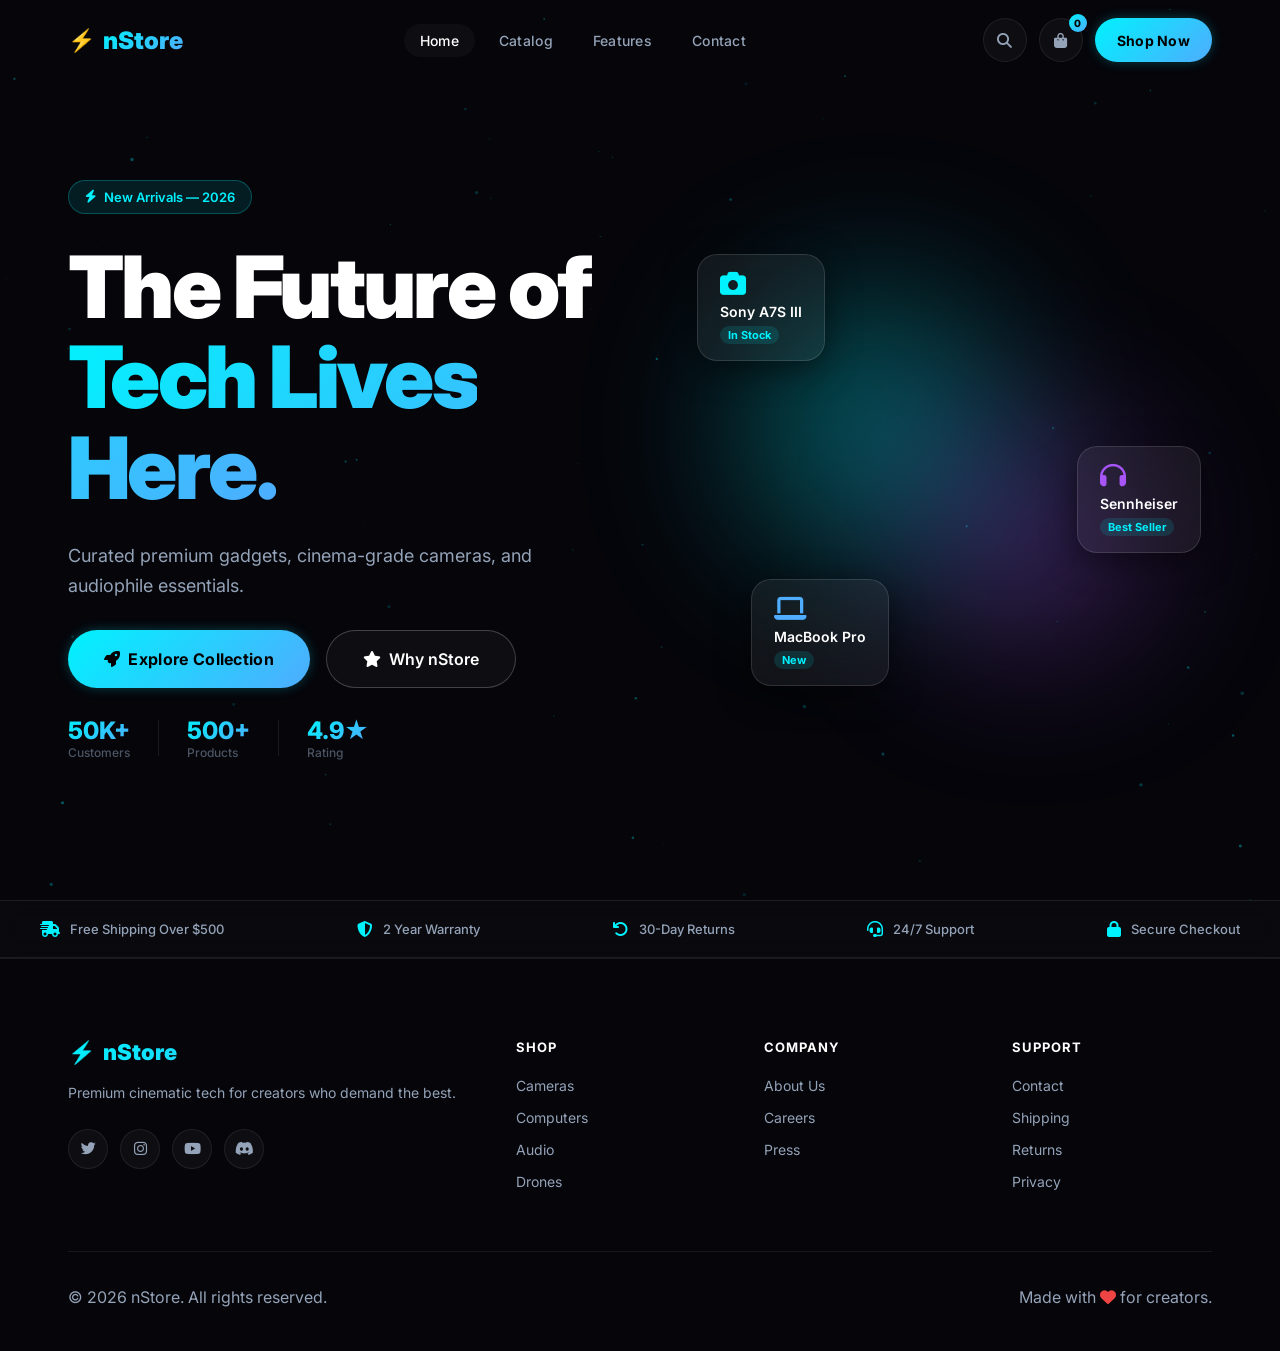
<file: index.html>
<!DOCTYPE html>
<html lang="en">
<head>
<meta charset="UTF-8">
<meta name="viewport" content="width=device-width, initial-scale=1.0">
<title>nStore | Premium Tech</title>
<link rel="preconnect" href="https://fonts.googleapis.com">
<link href="https://fonts.googleapis.com/css2?family=Inter:wght@300;400;500;600;700;800;900&display=swap" rel="stylesheet">
<link rel="stylesheet" href="https://cdnjs.cloudflare.com/ajax/libs/font-awesome/6.5.0/css/all.min.css">
<link rel="stylesheet" href="styles.css">
</head>
<body>
<canvas id="particle-canvas"></canvas>

<!-- NAVBAR -->
<nav class="navbar" id="navbar">
  <div class="nav-container">
    <div class="nav-logo">
      <span class="logo-icon">⚡</span>
      <span class="logo-text">nStore</span>
    </div>
    <ul class="nav-menu">
      <li><a href="#" class="nav-link active" data-page="home">Home</a></li>
      <li><a href="#" class="nav-link" data-page="catalog">Catalog</a></li>
      <li><a href="#" class="nav-link" data-page="features">Features</a></li>
      <li><a href="#" class="nav-link" data-page="contact">Contact</a></li>
    </ul>
    <div class="nav-actions">
      <button class="icon-btn" aria-label="Search"><i class="fas fa-search"></i></button>
      <button class="icon-btn cart-btn" aria-label="Cart"><i class="fas fa-shopping-bag"></i><span class="cart-badge" id="cart-count">0</span></button>
      <button class="btn-primary nav-cta" onclick="showPage('catalog')">Shop Now</button>
    </div>
  </div>
</nav>

<!-- PAGE: HOME -->
<div id="page-home" class="page active">
  <section class="hero">
    <div class="hero-content">
      <div class="hero-badge"><i class="fas fa-bolt"></i> New Arrivals — 2026</div>
      <h1 class="hero-title">The Future of<br><span class="gradient-text">Tech Lives Here.</span></h1>
      <p class="hero-subtitle">Curated premium gadgets, cinema-grade cameras, and audiophile essentials.</p>
      <div class="hero-buttons">
        <button class="btn-primary btn-lg" onclick="showPage('catalog')"><i class="fas fa-rocket"></i> Explore Collection</button>
        <button class="btn-ghost btn-lg" onclick="showPage('features')"><i class="fas fa-star"></i> Why nStore</button>
      </div>
      <div class="hero-stats">
        <div class="stat-item"><span class="stat-num">50K+</span><span class="stat-label">Customers</span></div>
        <div class="stat-divider"></div>
        <div class="stat-item"><span class="stat-num">500+</span><span class="stat-label">Products</span></div>
        <div class="stat-divider"></div>
        <div class="stat-item"><span class="stat-num">4.9★</span><span class="stat-label">Rating</span></div>
      </div>
    </div>
    <div class="hero-visual">
      <div class="orb orb-1"></div>
      <div class="orb orb-2"></div>
      <div class="floating-card card-a"><i class="fas fa-camera" style="font-size:26px;color:#00f2fe;"></i><span>Sony A7S III</span><span class="tag">In Stock</span></div>
      <div class="floating-card card-b"><i class="fas fa-headphones" style="font-size:26px;color:#a855f7;"></i><span>Sennheiser</span><span class="tag">Best Seller</span></div>
      <div class="floating-card card-c"><i class="fas fa-laptop" style="font-size:26px;color:#4facfe;"></i><span>MacBook Pro</span><span class="tag">New</span></div>
    </div>
  </section>
  <div class="trust-bar">
    <div class="trust-inner">
      <div class="trust-item"><i class="fas fa-shipping-fast"></i> Free Shipping Over $500</div>
      <div class="trust-item"><i class="fas fa-shield-alt"></i> 2 Year Warranty</div>
      <div class="trust-item"><i class="fas fa-undo"></i> 30-Day Returns</div>
      <div class="trust-item"><i class="fas fa-headset"></i> 24/7 Support</div>
      <div class="trust-item"><i class="fas fa-lock"></i> Secure Checkout</div>
    </div>
  </div>
</div>

<!-- PAGE: CATALOG -->
<div id="page-catalog" class="page">
  <div class="page-inner container">
    <div class="section-header">
      <span class="section-tag">Our Products</span>
      <h2 class="section-title">Featured Collection</h2>
      <p class="section-sub">Hand-picked gear for creators and professionals.</p>
    </div>
    <div class="product-filters">
      <button class="filter-pill active" data-filter="all">All</button>
      <button class="filter-pill" data-filter="cameras">Cameras</button>
      <button class="filter-pill" data-filter="computers">Computers</button>
      <button class="filter-pill" data-filter="audio">Audio</button>
      <button class="filter-pill" data-filter="drones">Drones</button>
    </div>
    <div class="card-grid">
      <div class="card" data-cat="cameras">
        <div class="card-badge">Best Seller</div>
        <div class="card-image"><div class="product-icon-wrap" style="--glow:#00f2fe"><i class="fas fa-camera" style="font-size:60px;color:#00f2fe;"></i></div></div>
        <div class="card-info">
          <span class="card-cat">Camera</span>
          <h3 class="card-title">Sony Alpha A7S III</h3>
          <p class="card-desc">Full-Frame Mirrorless · 4K 120p · 15+ Stops Dynamic Range</p>
          <div class="card-stars"><i class="fas fa-star"></i><i class="fas fa-star"></i><i class="fas fa-star"></i><i class="fas fa-star"></i><i class="fas fa-star"></i><span>(128)</span></div>
          <div class="card-footer"><div class="card-price">$3,498<span>.00</span></div><button class="btn-add" onclick="addCart(this)" aria-label="Add to Cart"><i class="fas fa-bag-shopping"></i></button></div>
        </div>
      </div>
      <div class="card" data-cat="computers">
        <div class="card-badge new">New</div>
        <div class="card-image"><div class="product-icon-wrap" style="--glow:#4facfe"><i class="fas fa-laptop" style="font-size:60px;color:#4facfe;"></i></div></div>
        <div class="card-info">
          <span class="card-cat">Computer</span>
          <h3 class="card-title">MacBook Pro 16"</h3>
          <p class="card-desc">M3 Max Chip · 36GB Unified Memory · 1TB SSD</p>
          <div class="card-stars"><i class="fas fa-star"></i><i class="fas fa-star"></i><i class="fas fa-star"></i><i class="fas fa-star"></i><i class="fas fa-star"></i><span>(204)</span></div>
          <div class="card-footer"><div class="card-price">$3,499<span>.00</span></div><button class="btn-add" onclick="addCart(this)" aria-label="Add to Cart"><i class="fas fa-bag-shopping"></i></button></div>
        </div>
      </div>
      <div class="card" data-cat="drones">
        <div class="card-badge hot">Hot</div>
        <div class="card-image"><div class="product-icon-wrap" style="--glow:#f59e0b"><i class="fas fa-helicopter" style="font-size:60px;color:#f59e0b;"></i></div></div>
        <div class="card-info">
          <span class="card-cat">Drone</span>
          <h3 class="card-title">DJI Mavic 3 Pro</h3>
          <p class="card-desc">Hasselblad Camera · Tri-Lens System · 43-Min Flight</p>
          <div class="card-stars"><i class="fas fa-star"></i><i class="fas fa-star"></i><i class="fas fa-star"></i><i class="fas fa-star"></i><i class="far fa-star"></i><span>(87)</span></div>
          <div class="card-footer"><div class="card-price">$2,199<span>.00</span></div><button class="btn-add" onclick="addCart(this)" aria-label="Add to Cart"><i class="fas fa-bag-shopping"></i></button></div>
        </div>
      </div>
      <div class="card" data-cat="audio">
        <div class="card-image"><div class="product-icon-wrap" style="--glow:#a855f7"><i class="fas fa-headphones" style="font-size:60px;color:#a855f7;"></i></div></div>
        <div class="card-info">
          <span class="card-cat">Audio</span>
          <h3 class="card-title">Sennheiser Momentum 4</h3>
          <p class="card-desc">Audiophile Sound · Adaptive ANC · 60h Battery</p>
          <div class="card-stars"><i class="fas fa-star"></i><i class="fas fa-star"></i><i class="fas fa-star"></i><i class="fas fa-star"></i><i class="fas fa-star-half-alt"></i><span>(316)</span></div>
          <div class="card-footer"><div class="card-price">$349<span>.95</span></div><button class="btn-add" onclick="addCart(this)" aria-label="Add to Cart"><i class="fas fa-bag-shopping"></i></button></div>
        </div>
      </div>
      <div class="card" data-cat="cameras">
        <div class="card-image"><div class="product-icon-wrap" style="--glow:#ec4899"><i class="fas fa-video" style="font-size:60px;color:#ec4899;"></i></div></div>
        <div class="card-info">
          <span class="card-cat">Camera</span>
          <h3 class="card-title">Canon EOS R5 C</h3>
          <p class="card-desc">8K RAW Cinema · 45MP Stills · Unlimited Recording</p>
          <div class="card-stars"><i class="fas fa-star"></i><i class="fas fa-star"></i><i class="fas fa-star"></i><i class="fas fa-star"></i><i class="fas fa-star"></i><span>(92)</span></div>
          <div class="card-footer"><div class="card-price">$4,299<span>.00</span></div><button class="btn-add" onclick="addCart(this)" aria-label="Add to Cart"><i class="fas fa-bag-shopping"></i></button></div>
        </div>
      </div>
      <div class="card" data-cat="audio">
        <div class="card-badge">Popular</div>
        <div class="card-image"><div class="product-icon-wrap" style="--glow:#10b981"><i class="fas fa-music" style="font-size:60px;color:#10b981;"></i></div></div>
        <div class="card-info">
          <span class="card-cat">Audio</span>
          <h3 class="card-title">Sony WH-1000XM5</h3>
          <p class="card-desc">Industry-Leading ANC · 30h Battery · Hi-Res Audio</p>
          <div class="card-stars"><i class="fas fa-star"></i><i class="fas fa-star"></i><i class="fas fa-star"></i><i class="fas fa-star"></i><i class="fas fa-star"></i><span>(541)</span></div>
          <div class="card-footer"><div class="card-price">$399<span>.99</span></div><button class="btn-add" onclick="addCart(this)" aria-label="Add to Cart"><i class="fas fa-bag-shopping"></i></button></div>
        </div>
      </div>
    </div>
  </div>
</div>

<!-- PAGE: FEATURES -->
<div id="page-features" class="page">
  <div class="page-inner container">
    <div class="section-header">
      <span class="section-tag">Why nStore</span>
      <h2 class="section-title">Built for Creators</h2>
      <p class="section-sub">Everything you need, nothing you don't.</p>
    </div>
    <div class="features-grid">
      <div class="feature-card"><div class="feature-icon" style="--fc:#00f2fe"><i class="fas fa-bolt"></i></div><h3>Lightning Delivery</h3><p>Same-day dispatch for orders before 2PM. Your gear arrives when you need it.</p></div>
      <div class="feature-card"><div class="feature-icon" style="--fc:#a855f7"><i class="fas fa-shield-halved"></i></div><h3>Certified Authentic</h3><p>Every product sourced directly from official brand distributors. 100% genuine.</p></div>
      <div class="feature-card"><div class="feature-icon" style="--fc:#f59e0b"><i class="fas fa-headset"></i></div><h3>Expert Support</h3><p>Real humans, real help. Our tech experts available 24/7 by chat or phone.</p></div>
      <div class="feature-card"><div class="feature-icon" style="--fc:#10b981"><i class="fas fa-rotate-left"></i></div><h3>Hassle-Free Returns</h3><p>Not satisfied? Return anything within 30 days, no questions asked.</p></div>
      <div class="feature-card"><div class="feature-icon" style="--fc:#ec4899"><i class="fas fa-tag"></i></div><h3>Best Price Guarantee</h3><p>Find it cheaper elsewhere? We'll match it and give you 5% extra discount.</p></div>
      <div class="feature-card"><div class="feature-icon" style="--fc:#4facfe"><i class="fas fa-award"></i></div><h3>Award-Winning Service</h3><p>Voted #1 premium tech retailer for 3 consecutive years by TechReview.</p></div>
    </div>
  </div>
</div>

<!-- PAGE: CONTACT -->
<div id="page-contact" class="page">
  <div class="page-inner container">
    <div class="section-header">
      <span class="section-tag">Get In Touch</span>
      <h2 class="section-title">Contact Us</h2>
      <p class="section-sub">We'd love to hear from you. Our team responds within 2 hours.</p>
    </div>
    <div class="contact-grid">
      <div class="contact-info-box">
        <h3>Let's Talk</h3>
        <p>Whether you have a question about products, orders, or anything else — we're here to help.</p>
        <div class="contact-details">
          <div class="contact-item"><div class="contact-icon"><i class="fas fa-map-marker-alt"></i></div><div><strong>Address</strong><p>123 Tech Avenue, Dhaka, Bangladesh</p></div></div>
          <div class="contact-item"><div class="contact-icon"><i class="fas fa-phone"></i></div><div><strong>Phone</strong><p>+880 1700-000000</p></div></div>
          <div class="contact-item"><div class="contact-icon"><i class="fas fa-envelope"></i></div><div><strong>Email</strong><p>support@nstore.com</p></div></div>
          <div class="contact-item"><div class="contact-icon"><i class="fas fa-clock"></i></div><div><strong>Hours</strong><p>Mon–Fri, 9AM – 9PM</p></div></div>
        </div>
        <div class="social-links" style="margin-top:32px;">
          <a href="#" aria-label="Twitter"><i class="fab fa-twitter"></i></a>
          <a href="#" aria-label="Instagram"><i class="fab fa-instagram"></i></a>
          <a href="#" aria-label="YouTube"><i class="fab fa-youtube"></i></a>
          <a href="#" aria-label="Discord"><i class="fab fa-discord"></i></a>
        </div>
      </div>
      <form class="contact-form" id="contact-form" onsubmit="handleContact(event)">
        <div class="form-row">
          <div class="form-group"><label for="c-name">Full Name</label><input type="text" id="c-name" placeholder="John Doe" required></div>
          <div class="form-group"><label for="c-email">Email Address</label><input type="email" id="c-email" placeholder="john@email.com" required></div>
        </div>
        <div class="form-group"><label for="c-subject">Subject</label><input type="text" id="c-subject" placeholder="How can we help?" required></div>
        <div class="form-group"><label for="c-msg">Message</label><textarea id="c-msg" rows="5" placeholder="Tell us more..." required></textarea></div>
        <button type="submit" class="btn-primary" style="width:100%;justify-content:center;"><i class="fas fa-paper-plane"></i> Send Message</button>
        <div id="form-success" style="display:none;margin-top:16px;padding:14px 20px;background:rgba(16,185,129,0.1);border:1px solid rgba(16,185,129,0.3);border-radius:12px;color:#10b981;text-align:center;font-weight:600;">
          <i class="fas fa-check-circle"></i> Message sent! We'll reply within 2 hours.
        </div>
      </form>
    </div>
  </div>
</div>

<!-- FOOTER -->
<footer>
  <div class="container">
    <div class="footer-grid">
      <div class="footer-brand">
        <div class="footer-logo"><span>⚡</span> nStore</div>
        <p>Premium cinematic tech for creators who demand the best.</p>
        <div class="social-links">
          <a href="#" aria-label="Twitter"><i class="fab fa-twitter"></i></a>
          <a href="#" aria-label="Instagram"><i class="fab fa-instagram"></i></a>
          <a href="#" aria-label="YouTube"><i class="fab fa-youtube"></i></a>
          <a href="#" aria-label="Discord"><i class="fab fa-discord"></i></a>
        </div>
      </div>
      <div class="footer-col"><h4>Shop</h4><ul><li><a href="#" onclick="showPage('catalog')">Cameras</a></li><li><a href="#" onclick="showPage('catalog')">Computers</a></li><li><a href="#" onclick="showPage('catalog')">Audio</a></li><li><a href="#" onclick="showPage('catalog')">Drones</a></li></ul></div>
      <div class="footer-col"><h4>Company</h4><ul><li><a href="#" onclick="showPage('features')">About Us</a></li><li><a href="#">Careers</a></li><li><a href="#">Press</a></li></ul></div>
      <div class="footer-col"><h4>Support</h4><ul><li><a href="#" onclick="showPage('contact')">Contact</a></li><li><a href="#">Shipping</a></li><li><a href="#">Returns</a></li><li><a href="#">Privacy</a></li></ul></div>
    </div>
    <div class="footer-bottom">
      <p>&copy; 2026 <a href="admin.html" style="color:inherit;text-decoration:none;cursor:default;" aria-hidden="true">nStore</a>. All rights reserved.</p>
      <p>Made with <i class="fas fa-heart" style="color:#ef4444;"></i> for creators.</p>
    </div>
  </div>
</footer>

<script>
// Particle canvas
const canvas = document.getElementById('particle-canvas');
const ctx = canvas.getContext('2d');
let pts = [];
function resize(){ canvas.width=window.innerWidth; canvas.height=window.innerHeight; }
resize(); window.addEventListener('resize', resize);
for(let i=0;i<80;i++) pts.push({x:Math.random()*window.innerWidth,y:Math.random()*window.innerHeight,r:Math.random()*1.5+0.3,dx:(Math.random()-.5)*.3,dy:(Math.random()-.5)*.3,a:Math.random()*.5+.1});
(function anim(){ctx.clearRect(0,0,canvas.width,canvas.height);pts.forEach(p=>{ctx.beginPath();ctx.arc(p.x,p.y,p.r,0,Math.PI*2);ctx.fillStyle=`rgba(0,242,254,${p.a})`;ctx.fill();p.x+=p.dx;p.y+=p.dy;if(p.x<0||p.x>canvas.width)p.dx*=-1;if(p.y<0||p.y>canvas.height)p.dy*=-1;});requestAnimationFrame(anim);})();

// Navbar scroll
window.addEventListener('scroll',()=>document.getElementById('navbar').classList.toggle('scrolled',window.scrollY>50));

// Page switching
function showPage(name){
  document.querySelectorAll('.page').forEach(p=>p.classList.remove('active'));
  document.querySelectorAll('.nav-link').forEach(a=>a.classList.remove('active'));
  document.getElementById('page-'+name).classList.add('active');
  document.querySelector(`[data-page="${name}"]`).classList.add('active');
  window.scrollTo({top:0,behavior:'smooth'});
}
document.querySelectorAll('.nav-link').forEach(a=>{
  a.addEventListener('click',e=>{e.preventDefault();showPage(a.dataset.page);});
});

// Catalog filters
document.querySelectorAll('.filter-pill').forEach(pill=>{
  pill.addEventListener('click',()=>{
    document.querySelectorAll('.filter-pill').forEach(p=>p.classList.remove('active'));
    pill.classList.add('active');
    const f=pill.dataset.filter;
    document.querySelectorAll('.card[data-cat]').forEach(c=>c.style.display=(f==='all'||c.dataset.cat===f)?'flex':'none');
  });
});

// Add to cart
let cartCount=0;
function addCart(btn){
  cartCount++;
  document.getElementById('cart-count').textContent=cartCount;
  const badge=document.querySelector('.cart-badge');
  badge.classList.add('bump');
  setTimeout(()=>badge.classList.remove('bump'),300);
  btn.classList.add('added');
  btn.innerHTML='<i class="fas fa-check"></i>';
  setTimeout(()=>{btn.classList.remove('added');btn.innerHTML='<i class="fas fa-bag-shopping"></i>';},1500);
}

// Contact form
function handleContact(e){
  e.preventDefault();
  document.getElementById('form-success').style.display='block';
  e.target.reset();
  setTimeout(()=>document.getElementById('form-success').style.display='none',5000);
}
</script>
</body>
</html>
</file>
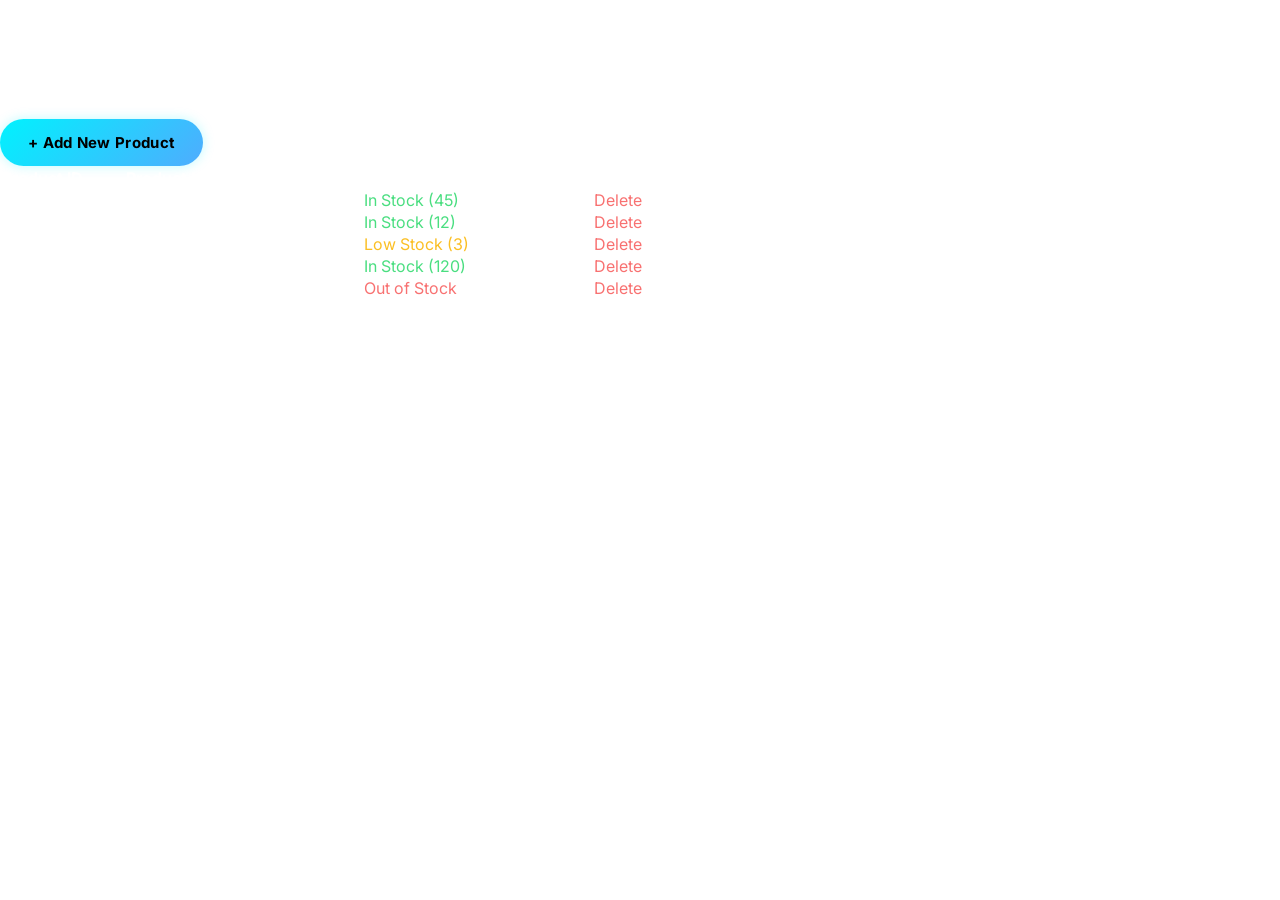
<file: admin.html>
<!DOCTYPE html>
<html lang="en">
<head>
    <meta charset="UTF-8">
    <meta name="viewport" content="width=device-width, initial-scale=1.0">
    <title>nStore Admin Panel</title>
    <link rel="stylesheet" href="styles.css">
</head>
<body style="background-image: none; background-color: var(--color-surface-base);">
    
    <div class="admin-container">
        <!-- Sidebar -->
        <aside class="admin-sidebar">
            <div class="admin-logo">nStore Admin</div>
            <nav class="admin-nav">
                <a href="#" class="active">Dashboard</a>
                <a href="#">Products</a>
                <a href="#">Orders</a>
                <a href="#">Customers</a>
                <a href="#">Analytics</a>
                <a href="#">Settings</a>
            </nav>
            
            <div style="margin-top: auto;">
                <a href="index.html" class="btn-secondary" style="width: 100%; text-align: center;">Back to Store</a>
            </div>
        </aside>

        <!-- Main Content -->
        <main class="admin-main">
            <div class="admin-header">
                <h2>Product Management</h2>
                <button class="btn-primary" aria-label="Add New Product">+ Add New Product</button>
            </div>

            <table class="admin-table">
                <thead>
                    <tr>
                        <th>Product ID</th>
                        <th>Product Name</th>
                        <th>Category</th>
                        <th>Stock</th>
                        <th>Price</th>
                        <th>Action</th>
                    </tr>
                </thead>
                <tbody>
                    <tr>
                        <td>#PRD-001</td>
                        <td>Sony Alpha A7S III</td>
                        <td>Cameras</td>
                        <td style="color: #4ade80;">In Stock (45)</td>
                        <td>$3,498.00</td>
                        <td>
                            <a href="#" class="link" style="margin-right: 10px;">Edit</a>
                            <a href="#" class="link" style="color: #f87171;">Delete</a>
                        </td>
                    </tr>
                    <tr>
                        <td>#PRD-002</td>
                        <td>MacBook Pro 16" M3 Max</td>
                        <td>Computers</td>
                        <td style="color: #4ade80;">In Stock (12)</td>
                        <td>$3,499.00</td>
                        <td>
                            <a href="#" class="link" style="margin-right: 10px;">Edit</a>
                            <a href="#" class="link" style="color: #f87171;">Delete</a>
                        </td>
                    </tr>
                    <tr>
                        <td>#PRD-003</td>
                        <td>DJI Mavic 3 Pro</td>
                        <td>Drones</td>
                        <td style="color: #fbbf24;">Low Stock (3)</td>
                        <td>$2,199.00</td>
                        <td>
                            <a href="#" class="link" style="margin-right: 10px;">Edit</a>
                            <a href="#" class="link" style="color: #f87171;">Delete</a>
                        </td>
                    </tr>
                    <tr>
                        <td>#PRD-004</td>
                        <td>Sennheiser Momentum 4</td>
                        <td>Audio</td>
                        <td style="color: #4ade80;">In Stock (120)</td>
                        <td>$349.95</td>
                        <td>
                            <a href="#" class="link" style="margin-right: 10px;">Edit</a>
                            <a href="#" class="link" style="color: #f87171;">Delete</a>
                        </td>
                    </tr>
                    <tr>
                        <td>#PRD-005</td>
                        <td>Samsung Odyssey G9</td>
                        <td>Monitors</td>
                        <td style="color: #f87171;">Out of Stock</td>
                        <td>$1,299.99</td>
                        <td>
                            <a href="#" class="link" style="margin-right: 10px;">Edit</a>
                            <a href="#" class="link" style="color: #f87171;">Delete</a>
                        </td>
                    </tr>
                </tbody>
            </table>
        </main>
    </div>

</body>
</html>
</file>
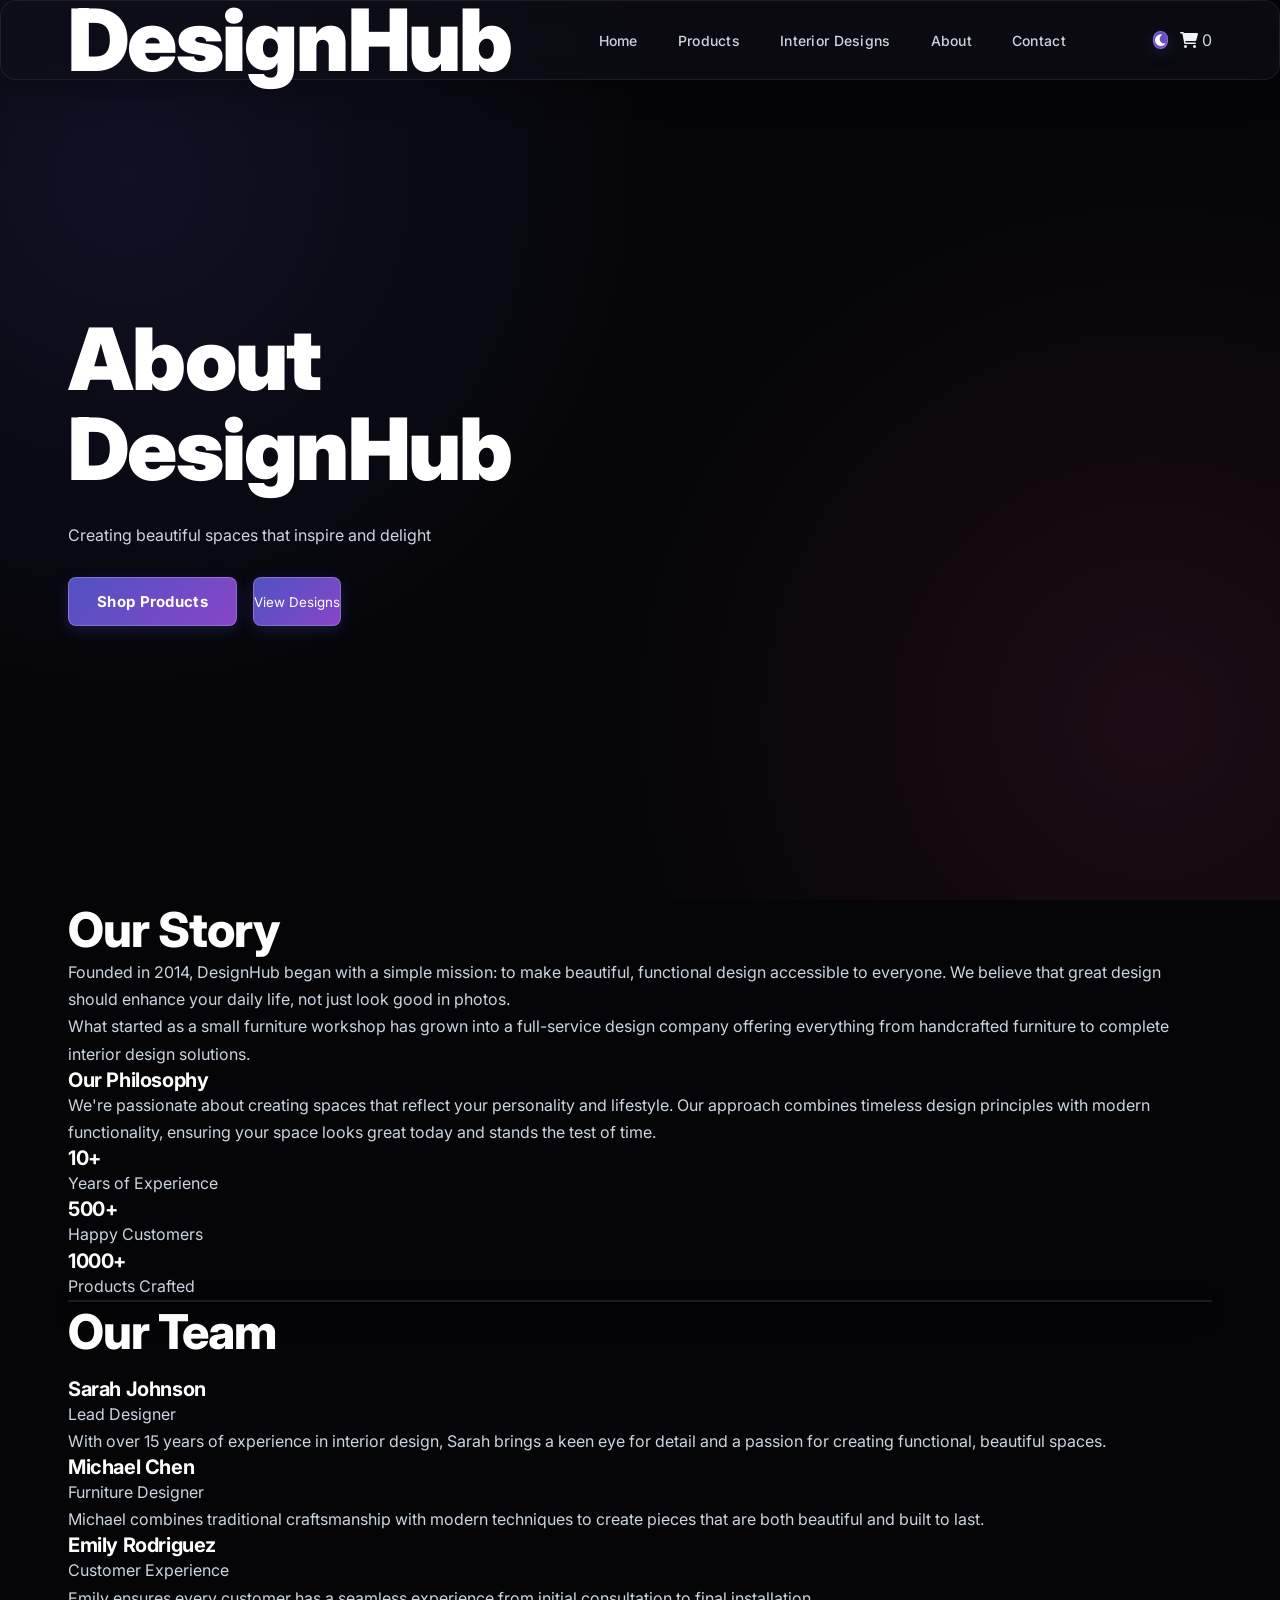
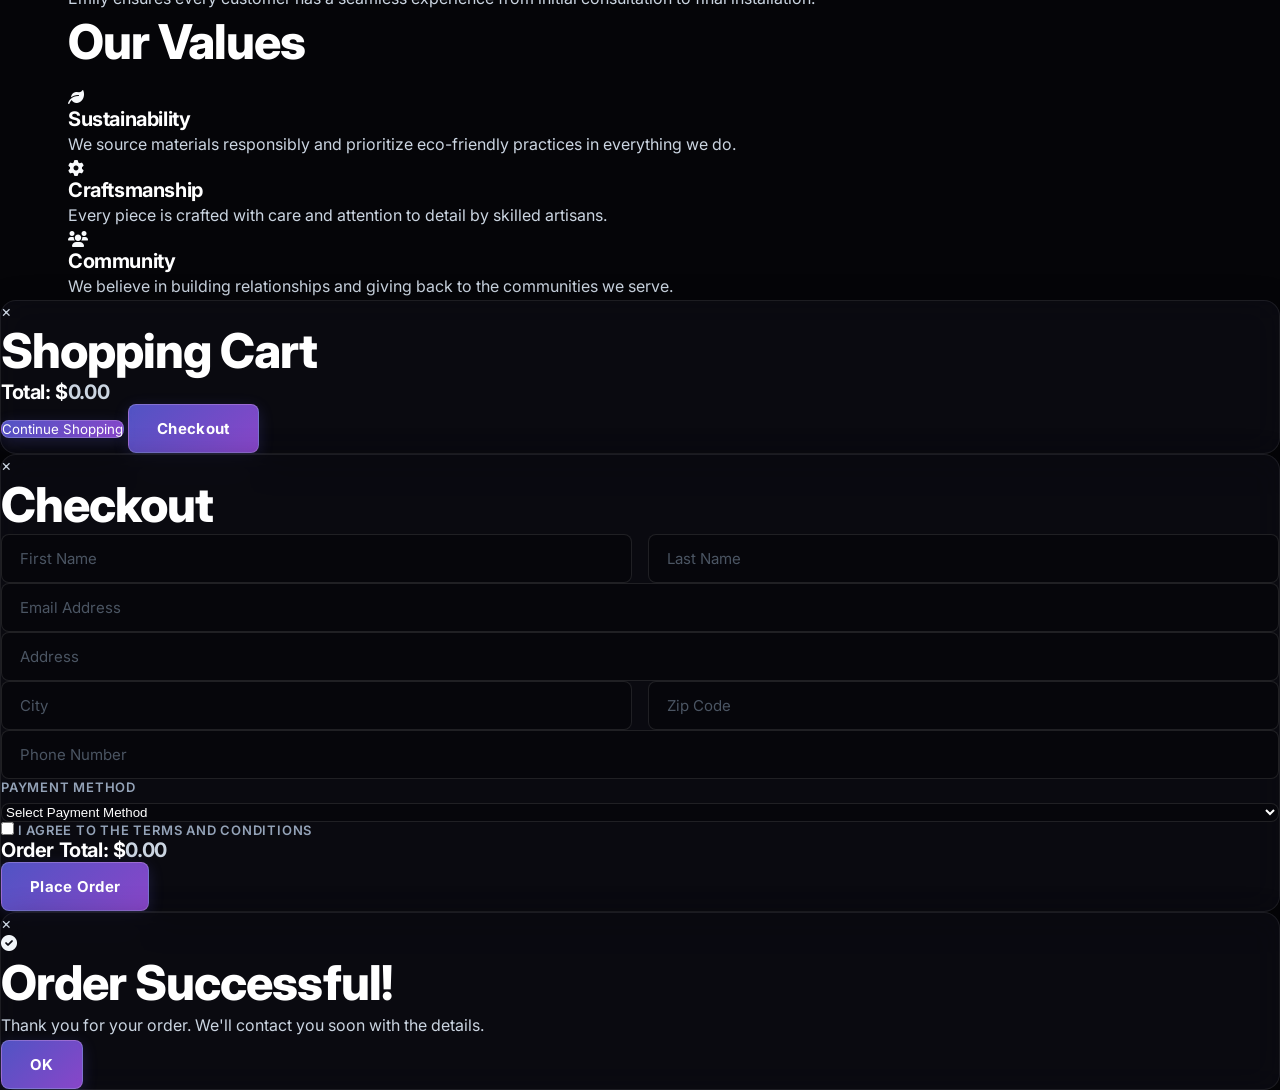
<file: pages/about.html>
<!DOCTYPE html>
<html lang="en">
<head>
    <meta charset="UTF-8">
    <meta name="viewport" content="width=device-width, initial-scale=1.0">
    <title>DesignHub - About Us</title>
    <link rel="stylesheet" href="../styles.css">
    <link href="https://fonts.googleapis.com/css2?family=Inter:wght@300;400;500;600;700&display=swap" rel="stylesheet">
    <link rel="stylesheet" href="https://cdnjs.cloudflare.com/ajax/libs/font-awesome/6.0.0/css/all.min.css">
<style>
/* =========================================
   CINEMATIC GLASS DESIGN SYSTEM
   ========================================= */
body.cinematic-glass-theme {
    background-color: #050508 !important;
    background-image: 
        radial-gradient(circle at 10% 20%, rgba(99, 102, 241, 0.12) 0%, transparent 40%),
        radial-gradient(circle at 90% 80%, rgba(236, 72, 153, 0.1) 0%, transparent 40%) !important;
    background-attachment: fixed !important;
    color: #f8fafc !important;
}

.cinematic-glass-theme .card, 
.cinematic-glass-theme .panel, 
.cinematic-glass-theme .glass-panel, 
.cinematic-glass-theme .navbar, 
.cinematic-glass-theme .nav, 
.cinematic-glass-theme footer,
.cinematic-glass-theme .footer,
.cinematic-glass-theme .product-card,
.cinematic-glass-theme .service-card,
.cinematic-glass-theme .feature-card,
.cinematic-glass-theme .stat-card,
.cinematic-glass-theme .modal-content,
.cinematic-glass-theme .about-image {
    background: rgba(15, 15, 25, 0.55) !important;
    backdrop-filter: blur(16px) !important;
    -webkit-backdrop-filter: blur(16px) !important;
    border: 1px solid rgba(255, 255, 255, 0.08) !important;
    box-shadow: 0 8px 32px rgba(0, 0, 0, 0.3) !important;
    border-radius: 16px !important;
    color: #f1f5f9 !important;
    transition: transform 0.3s ease, box-shadow 0.3s ease, border-color 0.3s ease !important;
}

.cinematic-glass-theme .card:hover, 
.cinematic-glass-theme .product-card:hover, 
.cinematic-glass-theme .service-card:hover, 
.cinematic-glass-theme .feature-card:hover {
    transform: translateY(-5px) !important;
    box-shadow: 0 15px 40px rgba(99, 102, 241, 0.25) !important;
    border-color: rgba(255, 255, 255, 0.2) !important;
}

.cinematic-glass-theme h1, 
.cinematic-glass-theme h2, 
.cinematic-glass-theme h3,
.cinematic-glass-theme h4,
.cinematic-glass-theme h5,
.cinematic-glass-theme h6 {
    color: #ffffff !important;
    letter-spacing: -0.02em !important;
}

.cinematic-glass-theme p, 
.cinematic-glass-theme span, 
.cinematic-glass-theme a,
.cinematic-glass-theme li {
    color: #cbd5e1 !important;
}

.cinematic-glass-theme button, 
.cinematic-glass-theme .btn,
.cinematic-glass-theme .btn-primary {
    background: linear-gradient(135deg, rgba(99, 102, 241, 0.8), rgba(168, 85, 247, 0.8)) !important;
    border: 1px solid rgba(255, 255, 255, 0.2) !important;
    color: #fff !important;
    backdrop-filter: blur(8px) !important;
    border-radius: 8px !important;
    box-shadow: 0 4px 15px rgba(99, 102, 241, 0.2) !important;
    transition: all 0.3s ease !important;
}

.cinematic-glass-theme button:hover, 
.cinematic-glass-theme .btn:hover {
    transform: translateY(-2px) !important;
    box-shadow: 0 8px 25px rgba(99, 102, 241, 0.4) !important;
    border-color: rgba(255, 255, 255, 0.4) !important;
}

.cinematic-glass-theme input, 
.cinematic-glass-theme textarea, 
.cinematic-glass-theme select {
    background: rgba(0, 0, 0, 0.3) !important;
    border: 1px solid rgba(255, 255, 255, 0.1) !important;
    color: #fff !important;
    border-radius: 8px !important;
}
.cinematic-glass-theme input:focus, 
.cinematic-glass-theme textarea:focus {
    border-color: rgba(99, 102, 241, 0.5) !important;
    outline: none !important;
}
</style>
</head>
<body class="cinematic-glass-theme">
    <!-- Navigation -->
    <nav class="navbar">
        <div class="nav-container">
            <div class="nav-logo">
                <h1>DesignHub</h1>
            </div>
            <ul class="nav-menu">
                <li><a href="../index.html">Home</a></li>
                <li><a href="products.html">Products</a></li>
                <li><a href="designs.html">Interior Designs</a></li>
                <li><a href="about.html" class="active">About</a></li>
                <li><a href="contact.html">Contact</a></li>
            </ul>
            <div class="nav-actions">
                <button class="theme-toggle" id="theme-toggle" aria-label="Toggle Dark Mode" onclick="toggleTheme()">
                    <i class="fas fa-moon"></i>
                </button>
                <div class="cart-icon">
                    <i class="fas fa-shopping-cart"></i>
                    <span class="cart-count">0</span>
                </div>
            </div>
        </div>
    </nav>

    <!-- Hero Section -->
    <section class="hero">
        <div class="hero-content">
            <h1>About DesignHub</h1>
            <p>Creating beautiful spaces that inspire and delight</p>
            <div class="hero-buttons">
                <button class="btn-primary" onclick="window.location.href='products.html'">Shop Products</button>
                <button class="btn-secondary" onclick="window.location.href='designs.html'">View Designs</button>
            </div>
        </div>
        <div class="hero-image">
            <div class="hero-overlay"></div>
        </div>
    </section>

    <!-- About Section -->
    <section class="about">
        <div class="container">
            <div class="about-content">
                <div class="about-text">
                    <h2>Our Story</h2>
                    <p>Founded in 2014, DesignHub began with a simple mission: to make beautiful, functional design accessible to everyone. We believe that great design should enhance your daily life, not just look good in photos.</p>
                    <p>What started as a small furniture workshop has grown into a full-service design company offering everything from handcrafted furniture to complete interior design solutions.</p>
                    
                    <h3>Our Philosophy</h3>
                    <p>We're passionate about creating spaces that reflect your personality and lifestyle. Our approach combines timeless design principles with modern functionality, ensuring your space looks great today and stands the test of time.</p>
                    
                    <div class="about-stats">
                        <div class="stat">
                            <h3>10+</h3>
                            <p>Years of Experience</p>
                        </div>
                        <div class="stat">
                            <h3>500+</h3>
                            <p>Happy Customers</p>
                        </div>
                        <div class="stat">
                            <h3>1000+</h3>
                            <p>Products Crafted</p>
                        </div>
                    </div>
                </div>
                <div class="about-image">
                    <div class="about-overlay"></div>
                </div>
            </div>
        </div>
    </section>

    <!-- Team Section -->
    <section class="team">
        <div class="container">
            <h2 class="section-title">Our Team</h2>
            <div class="team-grid">
                <div class="team-member">
                    <div class="member-image"></div>
                    <h3>Sarah Johnson</h3>
                    <p class="member-title">Lead Designer</p>
                    <p class="member-bio">With over 15 years of experience in interior design, Sarah brings a keen eye for detail and a passion for creating functional, beautiful spaces.</p>
                </div>
                <div class="team-member">
                    <div class="member-image"></div>
                    <h3>Michael Chen</h3>
                    <p class="member-title">Furniture Designer</p>
                    <p class="member-bio">Michael combines traditional craftsmanship with modern techniques to create pieces that are both beautiful and built to last.</p>
                </div>
                <div class="team-member">
                    <div class="member-image"></div>
                    <h3>Emily Rodriguez</h3>
                    <p class="member-title">Customer Experience</p>
                    <p class="member-bio">Emily ensures every customer has a seamless experience from initial consultation to final installation.</p>
                </div>
            </div>
        </div>
    </section>

    <!-- Values Section -->
    <section class="values">
        <div class="container">
            <h2 class="section-title">Our Values</h2>
            <div class="values-grid">
                <div class="value-card">
                    <i class="fas fa-leaf"></i>
                    <h3>Sustainability</h3>
                    <p>We source materials responsibly and prioritize eco-friendly practices in everything we do.</p>
                </div>
                <div class="value-card">
                    <i class="fas fa-cog"></i>
                    <h3>Craftsmanship</h3>
                    <p>Every piece is crafted with care and attention to detail by skilled artisans.</p>
                </div>
                <div class="value-card">
                    <i class="fas fa-users"></i>
                    <h3>Community</h3>
                    <p>We believe in building relationships and giving back to the communities we serve.</p>
                </div>
            </div>
        </div>
    </section>

    <!-- Shopping Cart Modal -->
    <div id="cart-modal" class="modal">
        <div class="modal-content">
            <span class="close-btn">&times;</span>
            <h2>Shopping Cart</h2>
            <div id="cart-items">
                <!-- Cart items will be loaded here -->
            </div>
            <div class="cart-total">
                <h3>Total: $<span id="cart-total">0.00</span></h3>
            </div>
            <div class="cart-actions">
                <button class="btn-secondary" id="continue-shopping">Continue Shopping</button>
                <button class="btn-primary" id="checkout-btn">Checkout</button>
            </div>
        </div>
    </div>

    <!-- Checkout Modal -->
    <div id="checkout-modal" class="modal">
        <div class="modal-content">
            <span class="close-btn">&times;</span>
            <h2>Checkout</h2>
            <form id="checkout-form">
                <div class="form-row">
                    <div class="form-group">
                        <input type="text" id="first-name" placeholder="First Name" required>
                    </div>
                    <div class="form-group">
                        <input type="text" id="last-name" placeholder="Last Name" required>
                    </div>
                </div>
                <div class="form-group">
                    <input type="email" id="checkout-email" placeholder="Email Address" required>
                </div>
                <div class="form-group">
                    <input type="text" id="address" placeholder="Address" required>
                </div>
                <div class="form-row">
                    <div class="form-group">
                        <input type="text" id="city" placeholder="City" required>
                    </div>
                    <div class="form-group">
                        <input type="text" id="zip-code" placeholder="Zip Code" required>
                    </div>
                </div>
                <div class="form-group">
                    <input type="tel" id="phone" placeholder="Phone Number" required>
                </div>
                <div class="form-group">
                    <label for="payment-method">Payment Method</label>
                    <select id="payment-method" required>
                        <option value="">Select Payment Method</option>
                        <option value="credit">Credit Card</option>
                        <option value="debit">Debit Card</option>
                        <option value="paypal">PayPal</option>
                    </select>
                </div>
                <div class="form-group">
                    <label>
                        <input type="checkbox" id="terms" required>
                        I agree to the terms and conditions
                    </label>
                </div>
                <div class="checkout-total">
                    <h3>Order Total: $<span id="checkout-total">0.00</span></h3>
                </div>
                <button type="submit" class="btn-primary">Place Order</button>
            </form>
        </div>
    </div>

    <!-- Success Modal -->
    <div id="success-modal" class="modal">
        <div class="modal-content">
            <span class="close-btn">&times;</span>
            <div class="success-content">
                <i class="fas fa-check-circle"></i>
                <h2>Order Successful!</h2>
                <p>Thank you for your order. We'll contact you soon with the details.</p>
                <button class="btn-primary" id="success-ok">OK</button>
            </div>
        </div>
    </div>

    <script src="../script.js"></script>
    <script>
        // Setup event listeners for cart functionality
        document.addEventListener('DOMContentLoaded', function() {
            setupEventListeners();
            updateCartCount();
        });
    </script>
</body>
</html>
</file>
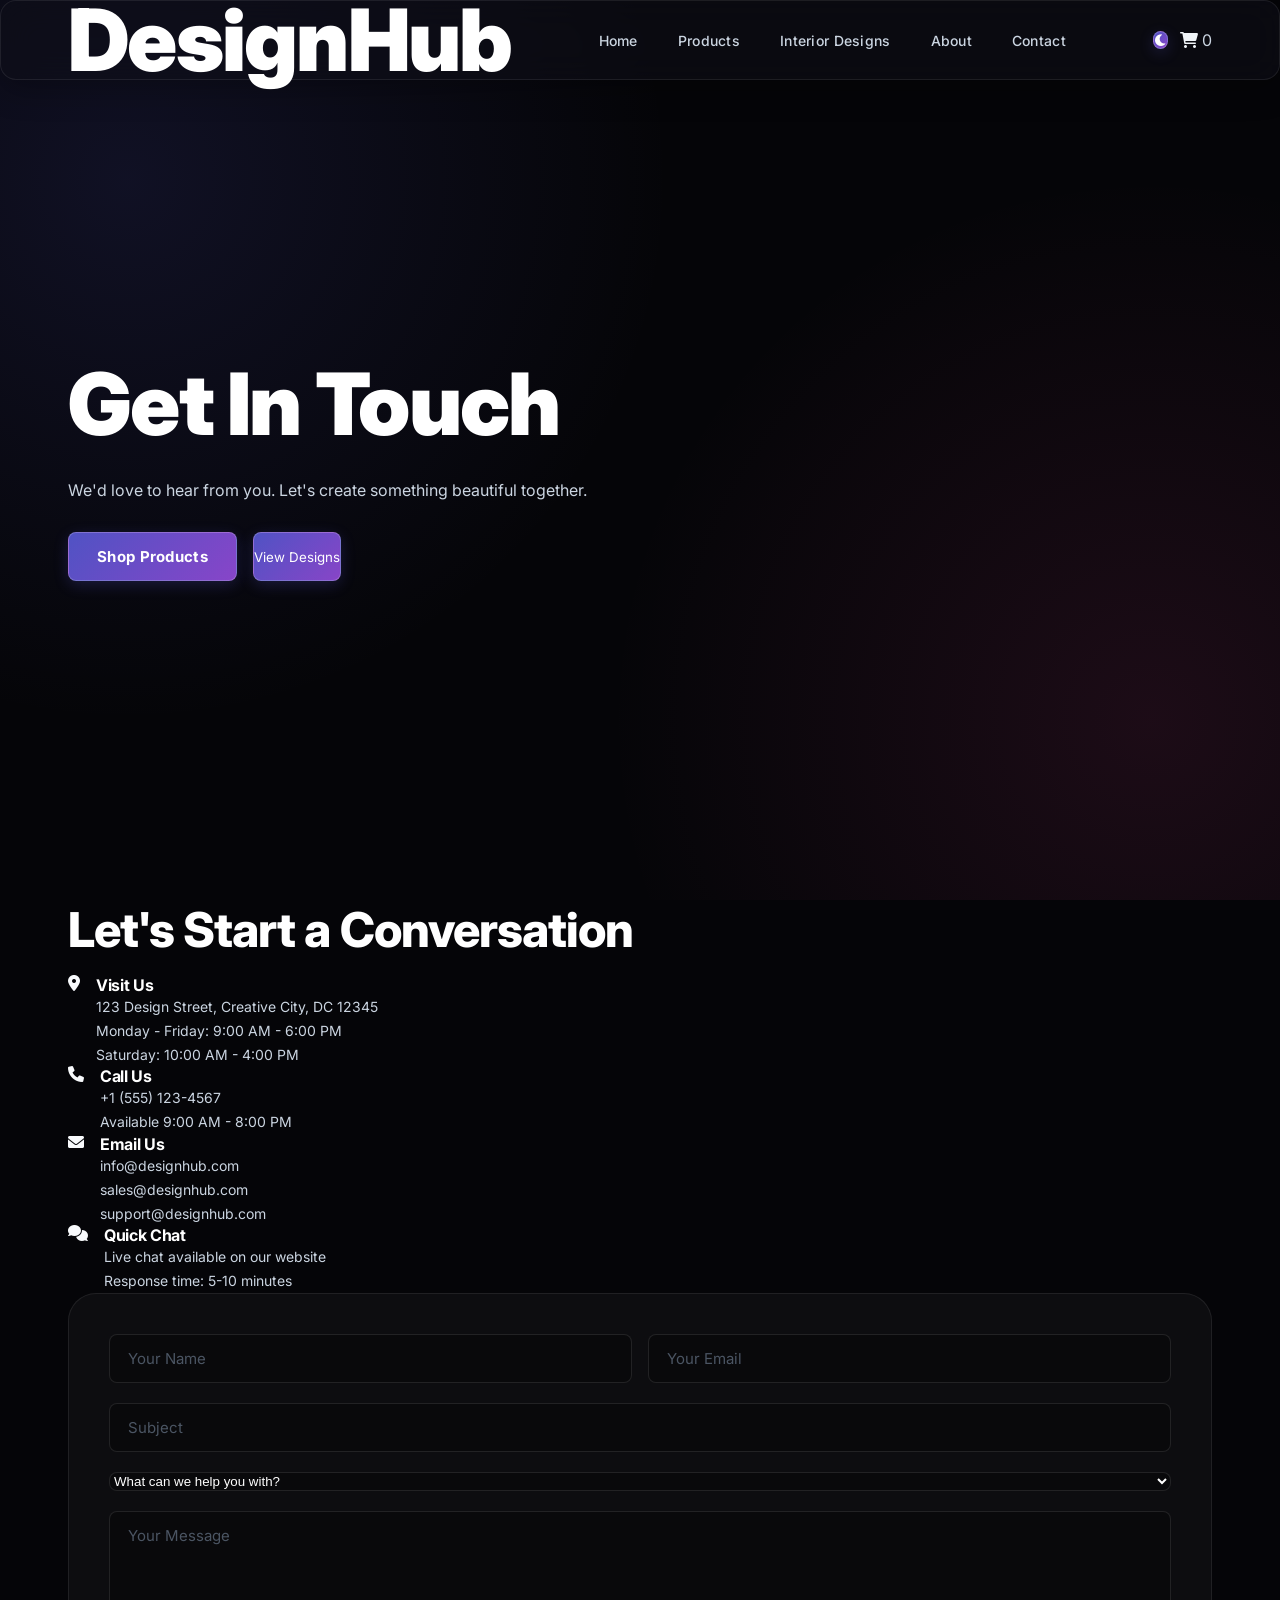
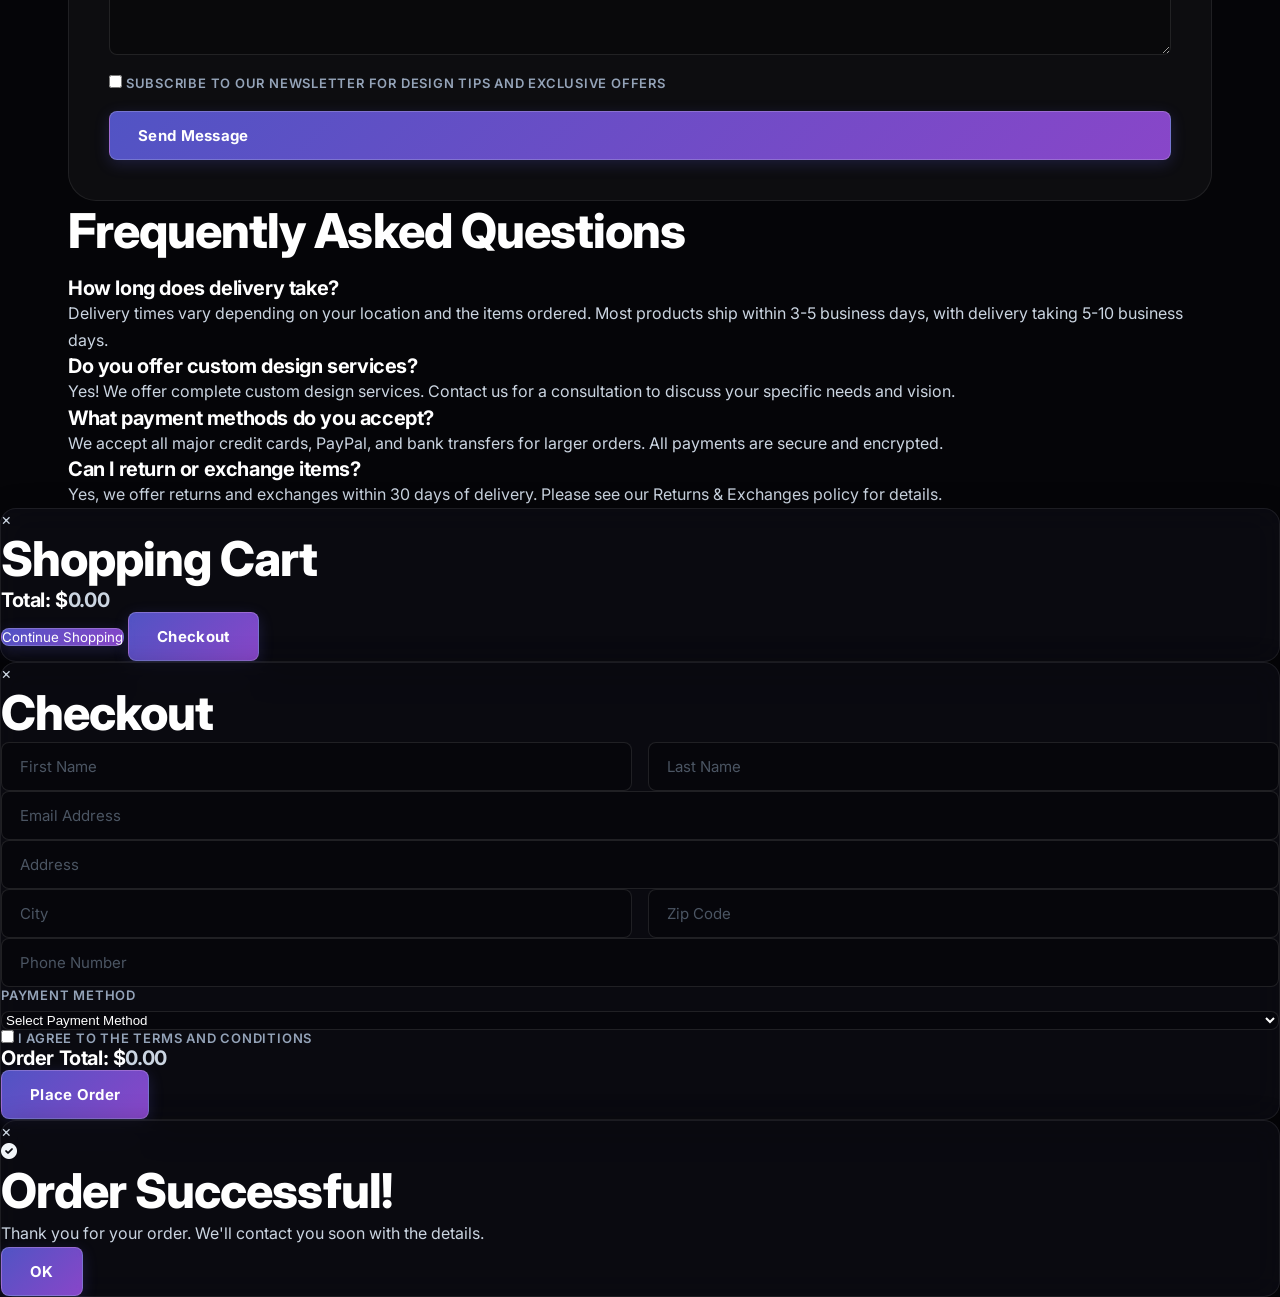
<file: pages/contact.html>
<!DOCTYPE html>
<html lang="en">
<head>
    <meta charset="UTF-8">
    <meta name="viewport" content="width=device-width, initial-scale=1.0">
    <title>DesignHub - Contact Us</title>
    <link rel="stylesheet" href="../styles.css">
    <link href="https://fonts.googleapis.com/css2?family=Inter:wght@300;400;500;600;700&display=swap" rel="stylesheet">
    <link rel="stylesheet" href="https://cdnjs.cloudflare.com/ajax/libs/font-awesome/6.0.0/css/all.min.css">
<style>
/* =========================================
   CINEMATIC GLASS DESIGN SYSTEM
   ========================================= */
body.cinematic-glass-theme {
    background-color: #050508 !important;
    background-image: 
        radial-gradient(circle at 10% 20%, rgba(99, 102, 241, 0.12) 0%, transparent 40%),
        radial-gradient(circle at 90% 80%, rgba(236, 72, 153, 0.1) 0%, transparent 40%) !important;
    background-attachment: fixed !important;
    color: #f8fafc !important;
}

.cinematic-glass-theme .card, 
.cinematic-glass-theme .panel, 
.cinematic-glass-theme .glass-panel, 
.cinematic-glass-theme .navbar, 
.cinematic-glass-theme .nav, 
.cinematic-glass-theme footer,
.cinematic-glass-theme .footer,
.cinematic-glass-theme .product-card,
.cinematic-glass-theme .service-card,
.cinematic-glass-theme .feature-card,
.cinematic-glass-theme .stat-card,
.cinematic-glass-theme .modal-content,
.cinematic-glass-theme .about-image {
    background: rgba(15, 15, 25, 0.55) !important;
    backdrop-filter: blur(16px) !important;
    -webkit-backdrop-filter: blur(16px) !important;
    border: 1px solid rgba(255, 255, 255, 0.08) !important;
    box-shadow: 0 8px 32px rgba(0, 0, 0, 0.3) !important;
    border-radius: 16px !important;
    color: #f1f5f9 !important;
    transition: transform 0.3s ease, box-shadow 0.3s ease, border-color 0.3s ease !important;
}

.cinematic-glass-theme .card:hover, 
.cinematic-glass-theme .product-card:hover, 
.cinematic-glass-theme .service-card:hover, 
.cinematic-glass-theme .feature-card:hover {
    transform: translateY(-5px) !important;
    box-shadow: 0 15px 40px rgba(99, 102, 241, 0.25) !important;
    border-color: rgba(255, 255, 255, 0.2) !important;
}

.cinematic-glass-theme h1, 
.cinematic-glass-theme h2, 
.cinematic-glass-theme h3,
.cinematic-glass-theme h4,
.cinematic-glass-theme h5,
.cinematic-glass-theme h6 {
    color: #ffffff !important;
    letter-spacing: -0.02em !important;
}

.cinematic-glass-theme p, 
.cinematic-glass-theme span, 
.cinematic-glass-theme a,
.cinematic-glass-theme li {
    color: #cbd5e1 !important;
}

.cinematic-glass-theme button, 
.cinematic-glass-theme .btn,
.cinematic-glass-theme .btn-primary {
    background: linear-gradient(135deg, rgba(99, 102, 241, 0.8), rgba(168, 85, 247, 0.8)) !important;
    border: 1px solid rgba(255, 255, 255, 0.2) !important;
    color: #fff !important;
    backdrop-filter: blur(8px) !important;
    border-radius: 8px !important;
    box-shadow: 0 4px 15px rgba(99, 102, 241, 0.2) !important;
    transition: all 0.3s ease !important;
}

.cinematic-glass-theme button:hover, 
.cinematic-glass-theme .btn:hover {
    transform: translateY(-2px) !important;
    box-shadow: 0 8px 25px rgba(99, 102, 241, 0.4) !important;
    border-color: rgba(255, 255, 255, 0.4) !important;
}

.cinematic-glass-theme input, 
.cinematic-glass-theme textarea, 
.cinematic-glass-theme select {
    background: rgba(0, 0, 0, 0.3) !important;
    border: 1px solid rgba(255, 255, 255, 0.1) !important;
    color: #fff !important;
    border-radius: 8px !important;
}
.cinematic-glass-theme input:focus, 
.cinematic-glass-theme textarea:focus {
    border-color: rgba(99, 102, 241, 0.5) !important;
    outline: none !important;
}
</style>
</head>
<body class="cinematic-glass-theme">
    <!-- Navigation -->
    <nav class="navbar">
        <div class="nav-container">
            <div class="nav-logo">
                <h1>DesignHub</h1>
            </div>
            <ul class="nav-menu">
                <li><a href="../index.html">Home</a></li>
                <li><a href="products.html">Products</a></li>
                <li><a href="designs.html">Interior Designs</a></li>
                <li><a href="about.html">About</a></li>
                <li><a href="contact.html" class="active">Contact</a></li>
            </ul>
            <div class="nav-actions">
                <button class="theme-toggle" id="theme-toggle" aria-label="Toggle Dark Mode" onclick="toggleTheme()">
                    <i class="fas fa-moon"></i>
                </button>
                <div class="cart-icon">
                    <i class="fas fa-shopping-cart"></i>
                    <span class="cart-count">0</span>
                </div>
            </div>
        </div>
    </nav>

    <!-- Hero Section -->
    <section class="hero">
        <div class="hero-content">
            <h1>Get In Touch</h1>
            <p>We'd love to hear from you. Let's create something beautiful together.</p>
            <div class="hero-buttons">
                <button class="btn-primary" onclick="window.location.href='products.html'">Shop Products</button>
                <button class="btn-secondary" onclick="window.location.href='designs.html'">View Designs</button>
            </div>
        </div>
        <div class="hero-image">
            <div class="hero-overlay"></div>
        </div>
    </section>

    <!-- Contact Section -->
    <section class="contact">
        <div class="container">
            <h2 class="section-title">Let's Start a Conversation</h2>
            <div class="contact-content">
                <div class="contact-info">
                    <div class="contact-item">
                        <i class="fas fa-map-marker-alt"></i>
                        <div>
                            <h4>Visit Us</h4>
                            <p>123 Design Street, Creative City, DC 12345</p>
                            <p>Monday - Friday: 9:00 AM - 6:00 PM</p>
                            <p>Saturday: 10:00 AM - 4:00 PM</p>
                        </div>
                    </div>
                    <div class="contact-item">
                        <i class="fas fa-phone"></i>
                        <div>
                            <h4>Call Us</h4>
                            <p>+1 (555) 123-4567</p>
                            <p>Available 9:00 AM - 8:00 PM</p>
                        </div>
                    </div>
                    <div class="contact-item">
                        <i class="fas fa-envelope"></i>
                        <div>
                            <h4>Email Us</h4>
                            <p>info@designhub.com</p>
                            <p>sales@designhub.com</p>
                            <p>support@designhub.com</p>
                        </div>
                    </div>
                    <div class="contact-item">
                        <i class="fas fa-comments"></i>
                        <div>
                            <h4>Quick Chat</h4>
                            <p>Live chat available on our website</p>
                            <p>Response time: 5-10 minutes</p>
                        </div>
                    </div>
                </div>
                <form class="contact-form" id="contact-form">
                    <div class="form-row">
                        <div class="form-group">
                            <input type="text" id="name" placeholder="Your Name" required>
                        </div>
                        <div class="form-group">
                            <input type="email" id="email" placeholder="Your Email" required>
                        </div>
                    </div>
                    <div class="form-group">
                        <input type="text" id="subject" placeholder="Subject" required>
                    </div>
                    <div class="form-group">
                        <select id="contact-reason" required>
                            <option value="">What can we help you with?</option>
                            <option value="product">Product Inquiry</option>
                            <option value="design">Interior Design Consultation</option>
                            <option value="order">Order Status</option>
                            <option value="return">Returns & Exchanges</option>
                            <option value="custom">Custom Design Request</option>
                            <option value="general">General Question</option>
                        </select>
                    </div>
                    <div class="form-group">
                        <textarea id="message" placeholder="Your Message" rows="6" required></textarea>
                    </div>
                    <div class="form-group">
                        <label>
                            <input type="checkbox" id="newsletter">
                            Subscribe to our newsletter for design tips and exclusive offers
                        </label>
                    </div>
                    <button type="submit" class="btn-primary">Send Message</button>
                </form>
            </div>
        </div>
    </section>

    <!-- FAQ Section -->
    <section class="faq">
        <div class="container">
            <h2 class="section-title">Frequently Asked Questions</h2>
            <div class="faq-grid">
                <div class="faq-item">
                    <h3>How long does delivery take?</h3>
                    <p>Delivery times vary depending on your location and the items ordered. Most products ship within 3-5 business days, with delivery taking 5-10 business days.</p>
                </div>
                <div class="faq-item">
                    <h3>Do you offer custom design services?</h3>
                    <p>Yes! We offer complete custom design services. Contact us for a consultation to discuss your specific needs and vision.</p>
                </div>
                <div class="faq-item">
                    <h3>What payment methods do you accept?</h3>
                    <p>We accept all major credit cards, PayPal, and bank transfers for larger orders. All payments are secure and encrypted.</p>
                </div>
                <div class="faq-item">
                    <h3>Can I return or exchange items?</h3>
                    <p>Yes, we offer returns and exchanges within 30 days of delivery. Please see our Returns & Exchanges policy for details.</p>
                </div>
            </div>
        </div>
    </section>

    <!-- Shopping Cart Modal -->
    <div id="cart-modal" class="modal">
        <div class="modal-content">
            <span class="close-btn">&times;</span>
            <h2>Shopping Cart</h2>
            <div id="cart-items">
                <!-- Cart items will be loaded here -->
            </div>
            <div class="cart-total">
                <h3>Total: $<span id="cart-total">0.00</span></h3>
            </div>
            <div class="cart-actions">
                <button class="btn-secondary" id="continue-shopping">Continue Shopping</button>
                <button class="btn-primary" id="checkout-btn">Checkout</button>
            </div>
        </div>
    </div>

    <!-- Checkout Modal -->
    <div id="checkout-modal" class="modal">
        <div class="modal-content">
            <span class="close-btn">&times;</span>
            <h2>Checkout</h2>
            <form id="checkout-form">
                <div class="form-row">
                    <div class="form-group">
                        <input type="text" id="first-name" placeholder="First Name" required>
                    </div>
                    <div class="form-group">
                        <input type="text" id="last-name" placeholder="Last Name" required>
                    </div>
                </div>
                <div class="form-group">
                    <input type="email" id="checkout-email" placeholder="Email Address" required>
                </div>
                <div class="form-group">
                    <input type="text" id="address" placeholder="Address" required>
                </div>
                <div class="form-row">
                    <div class="form-group">
                        <input type="text" id="city" placeholder="City" required>
                    </div>
                    <div class="form-group">
                        <input type="text" id="zip-code" placeholder="Zip Code" required>
                    </div>
                </div>
                <div class="form-group">
                    <input type="tel" id="phone" placeholder="Phone Number" required>
                </div>
                <div class="form-group">
                    <label for="payment-method">Payment Method</label>
                    <select id="payment-method" required>
                        <option value="">Select Payment Method</option>
                        <option value="credit">Credit Card</option>
                        <option value="debit">Debit Card</option>
                        <option value="paypal">PayPal</option>
                    </select>
                </div>
                <div class="form-group">
                    <label>
                        <input type="checkbox" id="terms" required>
                        I agree to the terms and conditions
                    </label>
                </div>
                <div class="checkout-total">
                    <h3>Order Total: $<span id="checkout-total">0.00</span></h3>
                </div>
                <button type="submit" class="btn-primary">Place Order</button>
            </form>
        </div>
    </div>

    <!-- Success Modal -->
    <div id="success-modal" class="modal">
        <div class="modal-content">
            <span class="close-btn">&times;</span>
            <div class="success-content">
                <i class="fas fa-check-circle"></i>
                <h2>Order Successful!</h2>
                <p>Thank you for your order. We'll contact you soon with the details.</p>
                <button class="btn-primary" id="success-ok">OK</button>
            </div>
        </div>
    </div>

    <script src="../script.js"></script>
    <script>
        // Setup event listeners for cart functionality and contact form
        document.addEventListener('DOMContentLoaded', function() {
            setupEventListeners();
            updateCartCount();
            
            // Contact form submission
            document.getElementById('contact-form').addEventListener('submit', function(e) {
                e.preventDefault();
                
                // Get form data
                const name = document.getElementById('name').value;
                const email = document.getElementById('email').value;
                const subject = document.getElementById('subject').value;
                const reason = document.getElementById('contact-reason').value;
                const message = document.getElementById('message').value;
                const newsletter = document.getElementById('newsletter').checked;
                
                // Simulate form submission
                console.log('Contact form submitted:', {
                    name, email, subject, reason, message, newsletter
                });
                
                alert('Thank you for your message! We will get back to you within 24 hours.');
                this.reset();
            });
        });
    </script>
</body>
</html>
</file>
<file: styles.css>
/* 
=========================================
nStore — Premium Cinematic Stylesheet
=========================================
*/

@import url('https://fonts.googleapis.com/css2?family=Inter:wght@300;400;500;600;700;800;900&display=swap');

:root {
    --font: 'Inter', sans-serif;

    /* Color System */
    --bg:          #05050a;
    --bg-card:     rgba(255,255,255,0.035);
    --bg-card-h:   rgba(255,255,255,0.07);
    --border:      rgba(255,255,255,0.08);
    --border-h:    rgba(255,255,255,0.22);

    --text-1:      #ffffff;
    --text-2:      #94a3b8;
    --text-3:      #4b5563;

    --cyan:        #00f2fe;
    --blue:        #4facfe;
    --purple:      #a855f7;
    --amber:       #f59e0b;
    --green:       #10b981;
    --red:         #ef4444;

    --grad:        linear-gradient(135deg, #00f2fe 0%, #4facfe 100%);
    --grad-purple: linear-gradient(135deg, #a855f7 0%, #ec4899 100%);
    --glow:        0 0 30px rgba(0,242,254,0.35);
    --glow-sm:     0 0 12px rgba(0,242,254,0.25);

    --shadow:      0 8px 32px rgba(0,0,0,0.5);
    --shadow-lg:   0 20px 60px rgba(0,0,0,0.6);

    --r-sm:        12px;
    --r-md:        20px;
    --r-lg:        28px;
    --r-full:      999px;

    --t-fast:      0.2s;
    --t-med:       0.4s;
    --t-slow:      0.7s;
}

/* ===== RESET ===== */
*, *::before, *::after { margin: 0; padding: 0; box-sizing: border-box; }

html { scroll-behavior: smooth; }

body {
    font-family: var(--font);
    background-color: var(--bg);
    color: var(--text-1);
    overflow-x: hidden;
    -webkit-font-smoothing: antialiased;
}

/* Particle canvas */
#particle-canvas {
    position: fixed;
    inset: 0;
    z-index: 0;
    pointer-events: none;
    opacity: 0.6;
}

a { text-decoration: none; color: inherit; }
img { max-width: 100%; }
ul { list-style: none; }
button { font-family: var(--font); cursor: pointer; border: none; background: none; }

*:focus-visible { outline: 2px solid var(--cyan); outline-offset: 3px; }

/* ===== TYPOGRAPHY ===== */
h1 { font-size: clamp(42px, 7vw, 86px); font-weight: 900; line-height: 1.05; letter-spacing: -0.03em; }
h2 { font-size: clamp(28px, 4vw, 48px); font-weight: 800; letter-spacing: -0.02em; }
h3 { font-size: 20px; font-weight: 700; }
p  { font-size: 16px; line-height: 1.7; color: var(--text-2); }

.gradient-text {
    background: var(--grad);
    -webkit-background-clip: text;
    -webkit-text-fill-color: transparent;
    background-clip: text;
}

/* ===== LAYOUT ===== */
.container { max-width: 1200px; margin: 0 auto; padding: 0 28px; }
.section-pad { padding: 120px 0; position: relative; z-index: 1; }

/* ===== BUTTONS ===== */
.btn-primary {
    display: inline-flex; align-items: center; gap: 8px;
    padding: 14px 28px;
    background: var(--grad);
    color: #000;
    font-weight: 700; font-size: 15px; letter-spacing: 0.02em;
    border-radius: var(--r-full);
    transition: all var(--t-fast) cubic-bezier(0.25,0.46,0.45,0.94);
    box-shadow: var(--glow-sm);
    white-space: nowrap;
    min-height: 44px;
}
.btn-primary:hover { transform: translateY(-3px); box-shadow: var(--glow); }
.btn-primary:active { transform: scale(0.96); }
.btn-primary:disabled { opacity: 0.5; cursor: not-allowed; transform: none; }

.btn-primary.btn-lg { padding: 18px 36px; font-size: 16px; }

.btn-ghost {
    display: inline-flex; align-items: center; gap: 8px;
    padding: 14px 28px;
    background: var(--bg-card);
    backdrop-filter: blur(12px);
    border: 1px solid var(--border-h);
    color: var(--text-1);
    font-weight: 600; font-size: 15px;
    border-radius: var(--r-full);
    transition: all var(--t-fast) ease;
    min-height: 44px;
}
.btn-ghost:hover { background: var(--bg-card-h); transform: translateY(-3px); }

.btn-lg { padding: 18px 36px; font-size: 16px; }

/* ===== NAVBAR ===== */
.navbar {
    position: fixed; top: 0; left: 0; right: 0;
    z-index: 9999;
    height: 80px;
    display: flex; align-items: center;
    transition: all var(--t-fast) ease;
}
.navbar.scrolled {
    background: rgba(5, 5, 10, 0.85);
    backdrop-filter: blur(24px);
    -webkit-backdrop-filter: blur(24px);
    border-bottom: 1px solid var(--border);
    box-shadow: 0 4px 30px rgba(0,0,0,0.5);
}

.nav-container {
    max-width: 1200px; margin: 0 auto; padding: 0 28px;
    width: 100%; display: flex; align-items: center; gap: 40px;
}

.nav-logo {
    display: flex; align-items: center; gap: 8px;
    font-size: 24px; font-weight: 900;
    color: var(--text-1);
}
.logo-icon { font-size: 22px; }
.logo-text {
    background: var(--grad);
    -webkit-background-clip: text;
    -webkit-text-fill-color: transparent;
}

.nav-menu {
    display: flex; gap: 8px; flex: 1; justify-content: center;
}
.nav-menu a {
    font-size: 14px; font-weight: 500; color: var(--text-2);
    padding: 8px 16px; border-radius: var(--r-full);
    transition: all var(--t-fast);
    letter-spacing: 0.02em;
}
.nav-menu a:hover { color: var(--text-1); background: var(--bg-card); }

.nav-actions { display: flex; align-items: center; gap: 12px; }

.icon-btn {
    width: 44px; height: 44px;
    display: flex; align-items: center; justify-content: center;
    border-radius: var(--r-full);
    color: var(--text-2);
    background: var(--bg-card);
    border: 1px solid var(--border);
    font-size: 15px;
    transition: all var(--t-fast);
    position: relative;
}
.icon-btn:hover { color: var(--text-1); background: var(--bg-card-h); border-color: var(--border-h); }

.cart-badge {
    position: absolute; top: -5px; right: -5px;
    background: var(--grad); color: #000;
    font-size: 10px; font-weight: 800;
    width: 18px; height: 18px;
    border-radius: 50%;
    display: flex; align-items: center; justify-content: center;
    transition: transform var(--t-fast);
}
.cart-badge.bump { transform: scale(1.4); }

.nav-cta { padding: 10px 22px; font-size: 14px; }

/* ===== HERO ===== */
.hero {
    min-height: 100vh;
    display: grid;
    grid-template-columns: 1fr 1fr;
    align-items: center;
    gap: 60px;
    padding: 120px 28px 80px;
    max-width: 1200px;
    margin: 0 auto;
    position: relative; z-index: 1;
}

.hero-content { display: flex; flex-direction: column; gap: 28px; }

.hero-badge {
    display: inline-flex; align-items: center; gap: 8px;
    background: rgba(0,242,254,0.1);
    border: 1px solid rgba(0,242,254,0.25);
    color: var(--cyan);
    font-size: 13px; font-weight: 600;
    padding: 8px 16px; border-radius: var(--r-full);
    width: fit-content;
    animation: fadeUp 0.8s both;
}
.hero-title { color: var(--text-1); animation: fadeUp 0.8s 0.1s both; }
.hero-subtitle {
    font-size: 18px; color: var(--text-2);
    max-width: 500px; line-height: 1.7;
    animation: fadeUp 0.8s 0.2s both;
}
.hero-buttons { display: flex; gap: 16px; flex-wrap: wrap; animation: fadeUp 0.8s 0.3s both; }

.hero-stats {
    display: flex; align-items: center; gap: 28px;
    animation: fadeUp 0.8s 0.4s both;
}
.stat-item { display: flex; flex-direction: column; }
.stat-num { font-size: 24px; font-weight: 800; background: var(--grad); -webkit-background-clip: text; -webkit-text-fill-color: transparent; }
.stat-label { font-size: 12px; color: var(--text-3); font-weight: 500; }
.stat-divider { width: 1px; height: 36px; background: var(--border); }

/* Hero Visual */
.hero-visual {
    position: relative;
    height: 480px;
    animation: fadeUp 0.8s 0.2s both;
}
.orb {
    position: absolute;
    border-radius: 50%;
    filter: blur(80px);
    opacity: 0.5;
    animation: pulse 4s infinite alternate;
}
.orb-1 { width: 300px; height: 300px; background: radial-gradient(circle, var(--cyan), transparent); top: 10%; left: 10%; }
.orb-2 { width: 250px; height: 250px; background: radial-gradient(circle, var(--purple), transparent); bottom: 10%; right: 10%; animation-delay: 2s; }

.floating-card {
    position: absolute;
    background: rgba(255,255,255,0.06);
    backdrop-filter: blur(20px);
    border: 1px solid rgba(255,255,255,0.12);
    border-radius: var(--r-md);
    padding: 16px 22px;
    display: flex; flex-direction: column; gap: 6px;
    box-shadow: var(--shadow);
    font-size: 14px; font-weight: 600;
    animation: float 5s ease-in-out infinite;
}
.floating-card .tag {
    font-size: 11px; font-weight: 700; color: var(--cyan);
    background: rgba(0,242,254,0.12);
    padding: 2px 8px; border-radius: var(--r-full);
    width: fit-content;
}
.card-a { top: 5%; left: 5%; animation-delay: 0s; }
.card-b { top: 45%; right: 2%; animation-delay: 1.5s; }
.card-c { bottom: 5%; left: 15%; animation-delay: 3s; }

/* ===== TRUST BAR ===== */
.trust-bar {
    border-top: 1px solid var(--border);
    border-bottom: 1px solid var(--border);
    background: rgba(255,255,255,0.02);
    backdrop-filter: blur(10px);
    padding: 20px 28px;
    overflow: hidden;
    position: relative; z-index: 1;
}
.trust-inner {
    max-width: 1200px; margin: 0 auto;
    display: flex; justify-content: space-between; align-items: center;
    flex-wrap: wrap; gap: 16px;
}
.trust-item {
    display: flex; align-items: center; gap: 10px;
    font-size: 13px; font-weight: 500; color: var(--text-2);
    white-space: nowrap;
}
.trust-item i { color: var(--cyan); font-size: 16px; }

/* ===== SECTION HEADERS ===== */
.section-header { text-align: center; margin-bottom: 64px; }
.section-tag {
    display: inline-block;
    font-size: 12px; font-weight: 700; letter-spacing: 0.15em;
    text-transform: uppercase; color: var(--cyan);
    margin-bottom: 16px;
}
.section-title { color: var(--text-1); margin-bottom: 16px; }
.section-sub { font-size: 17px; color: var(--text-2); max-width: 500px; margin: 0 auto; }

/* ===== FILTER PILLS ===== */
.product-filters {
    display: flex; gap: 10px; justify-content: center;
    flex-wrap: wrap; margin-bottom: 56px;
}
.filter-pill {
    padding: 10px 22px;
    background: var(--bg-card);
    border: 1px solid var(--border);
    color: var(--text-2);
    font-size: 14px; font-weight: 500;
    border-radius: var(--r-full);
    transition: all var(--t-fast);
}
.filter-pill:hover { border-color: var(--border-h); color: var(--text-1); }
.filter-pill.active {
    background: var(--grad);
    border-color: transparent;
    color: #000; font-weight: 700;
    box-shadow: var(--glow-sm);
}

/* ===== PRODUCT CARDS ===== */
.card-grid {
    display: grid;
    grid-template-columns: repeat(auto-fill, minmax(320px, 1fr));
    gap: 24px;
}

.card {
    background: var(--bg-card);
    border: 1px solid var(--border);
    border-radius: var(--r-lg);
    overflow: hidden;
    display: flex; flex-direction: column;
    position: relative;
    transition: all var(--t-med) cubic-bezier(0.2, 0.8, 0.2, 1);
    cursor: pointer;
}
.card:hover {
    transform: translateY(-12px);
    background: var(--bg-card-h);
    border-color: var(--border-h);
    box-shadow: var(--shadow-lg), 0 0 40px rgba(0,242,254,0.08);
}
/* Sheen effect on hover */
.card::after {
    content: '';
    position: absolute;
    inset: 0;
    background: linear-gradient(135deg, rgba(255,255,255,0.05) 0%, transparent 50%);
    opacity: 0;
    transition: opacity var(--t-med);
}
.card:hover::after { opacity: 1; }

.card-badge {
    position: absolute; top: 16px; left: 16px; z-index: 2;
    background: var(--grad); color: #000;
    font-size: 11px; font-weight: 800; letter-spacing: 0.05em;
    padding: 4px 12px; border-radius: var(--r-full);
}
.card-badge.new { background: linear-gradient(135deg, #4facfe, #00f2fe); }
.card-badge.hot { background: linear-gradient(135deg, #f59e0b, #ef4444); }

.card-image {
    height: 240px;
    display: flex; align-items: center; justify-content: center;
    position: relative; overflow: hidden;
}
.product-icon-wrap {
    width: 120px; height: 120px;
    background: rgba(255,255,255,0.04);
    border: 1px solid rgba(255,255,255,0.08);
    border-radius: 50%;
    display: flex; align-items: center; justify-content: center;
    box-shadow: 0 0 40px color-mix(in srgb, var(--glow, #00f2fe) 40%, transparent);
    transition: transform var(--t-med);
}
.card:hover .product-icon-wrap { transform: scale(1.12); }

.card-info {
    padding: 24px; display: flex; flex-direction: column; gap: 10px; flex: 1;
}
.card-cat {
    font-size: 11px; font-weight: 700; letter-spacing: 0.1em;
    text-transform: uppercase; color: var(--cyan);
}
.card-title { font-size: 19px; font-weight: 700; color: var(--text-1); }
.card-desc { font-size: 14px; color: var(--text-2); line-height: 1.5; }
.card-stars { display: flex; align-items: center; gap: 4px; font-size: 12px; color: var(--amber); }
.card-stars span { color: var(--text-3); margin-left: 4px; }

.card-footer { display: flex; align-items: center; justify-content: space-between; margin-top: auto; padding-top: 12px; border-top: 1px solid var(--border); }
.card-price { font-size: 26px; font-weight: 800; color: var(--text-1); }
.card-price span { font-size: 15px; font-weight: 500; color: var(--text-2); }

.btn-add {
    width: 46px; height: 46px;
    background: var(--grad); color: #000;
    border-radius: 50%;
    display: flex; align-items: center; justify-content: center;
    font-size: 16px;
    transition: all var(--t-fast);
    box-shadow: var(--glow-sm);
    flex-shrink: 0;
}
.btn-add:hover { transform: scale(1.12); box-shadow: var(--glow); }
.btn-add.added { background: linear-gradient(135deg, #10b981, #059669); }

/* ===== FEATURES ===== */
.features-section {
    background: linear-gradient(180deg, transparent, rgba(0,242,254,0.03) 50%, transparent);
}
.features-grid {
    display: grid;
    grid-template-columns: repeat(auto-fit, minmax(260px, 1fr));
    gap: 24px;
}
.feature-card {
    background: var(--bg-card);
    border: 1px solid var(--border);
    border-radius: var(--r-lg);
    padding: 36px 28px;
    display: flex; flex-direction: column; gap: 16px;
    transition: all var(--t-fast);
}
.feature-card:hover { background: var(--bg-card-h); transform: translateY(-6px); }
.feature-icon {
    width: 56px; height: 56px;
    background: rgba(255,255,255,0.05);
    border: 1px solid rgba(255,255,255,0.08);
    border-radius: var(--r-md);
    display: flex; align-items: center; justify-content: center;
    font-size: 22px;
    color: var(--fc, var(--cyan));
    box-shadow: 0 0 20px color-mix(in srgb, var(--fc, #00f2fe) 30%, transparent);
}
.feature-card h3 { font-size: 18px; font-weight: 700; color: var(--text-1); }
.feature-card p { font-size: 15px; color: var(--text-2); }

/* ===== NEWSLETTER ===== */
.newsletter-section { padding: 120px 0; position: relative; z-index: 1; }
.newsletter-box {
    max-width: 680px; margin: 0 auto;
    background: rgba(0,242,254,0.04);
    border: 1px solid rgba(0,242,254,0.15);
    border-radius: var(--r-lg);
    padding: 64px 56px;
    text-align: center;
    position: relative; overflow: hidden;
}
.newsletter-glow {
    position: absolute; top: -100px; left: 50%;
    transform: translateX(-50%);
    width: 400px; height: 300px;
    background: radial-gradient(ellipse, rgba(0,242,254,0.15), transparent 70%);
    pointer-events: none;
}
.newsletter-box h2 { margin: 12px 0 10px; }
.newsletter-box p { margin-bottom: 32px; }
.newsletter-form { position: relative; z-index: 1; }
.newsletter-input-wrap {
    display: flex; align-items: center; gap: 12px;
    background: rgba(255,255,255,0.04);
    border: 1px solid var(--border-h);
    border-radius: var(--r-full);
    padding: 8px 8px 8px 20px;
}
.newsletter-input-wrap i { color: var(--text-3); flex-shrink: 0; }
.newsletter-input-wrap input {
    flex: 1; background: none; border: none;
    font-family: var(--font); font-size: 15px; color: var(--text-1);
    outline: none;
}
.newsletter-input-wrap input::placeholder { color: var(--text-3); }

/* ===== FOOTER ===== */
footer {
    border-top: 1px solid var(--border);
    padding: 80px 0 40px;
    position: relative; z-index: 1;
}
.footer-grid {
    display: grid;
    grid-template-columns: 2fr 1fr 1fr 1fr;
    gap: 48px; margin-bottom: 60px;
}
.footer-logo {
    font-size: 22px; font-weight: 900;
    display: flex; align-items: center; gap: 8px;
    margin-bottom: 16px;
    background: var(--grad);
    -webkit-background-clip: text;
    -webkit-text-fill-color: transparent;
}
.footer-brand p { font-size: 14px; color: var(--text-2); line-height: 1.7; margin-bottom: 24px; }
.social-links { display: flex; gap: 12px; }
.social-links a {
    width: 40px; height: 40px;
    background: var(--bg-card);
    border: 1px solid var(--border);
    border-radius: 50%;
    display: flex; align-items: center; justify-content: center;
    color: var(--text-2); font-size: 15px;
    transition: all var(--t-fast);
}
.social-links a:hover { color: var(--text-1); border-color: var(--border-h); background: var(--bg-card-h); }
.footer-col h4 { font-size: 13px; font-weight: 700; letter-spacing: 0.08em; text-transform: uppercase; color: var(--text-1); margin-bottom: 20px; }
.footer-col ul { display: flex; flex-direction: column; gap: 12px; }
.footer-col a { font-size: 14px; color: var(--text-2); transition: color var(--t-fast); }
.footer-col a:hover { color: var(--cyan); }

.footer-bottom {
    display: flex; justify-content: space-between; align-items: center;
    padding-top: 32px; border-top: 1px solid var(--border);
    font-size: 14px; color: var(--text-2);
}

/* ===== ANIMATIONS ===== */
@keyframes fadeUp {
    from { opacity: 0; transform: translateY(32px); }
    to   { opacity: 1; transform: translateY(0); }
}
@keyframes float {
    0%, 100% { transform: translateY(0) rotate(-1deg); }
    50%       { transform: translateY(-14px) rotate(1deg); }
}
@keyframes pulse {
    0%   { opacity: 0.4; transform: scale(1); }
    100% { opacity: 0.7; transform: scale(1.1); }
}

/* ===== SPA PAGE SWITCHING ===== */
.page { display: none; }
.page.active { display: block; }
.page-inner { padding: 120px 0 80px; }

/* ===== NAV LINK ACTIVE ===== */
.nav-link.active { color: var(--text-1) !important; background: var(--bg-card) !important; }

/* ===== CONTACT PAGE ===== */
.contact-grid {
    display: grid;
    grid-template-columns: 1fr 1fr;
    gap: 48px;
    align-items: start;
}
.contact-info-box {
    background: var(--bg-card);
    border: 1px solid var(--border);
    border-radius: var(--r-lg);
    padding: 40px;
}
.contact-info-box h3 { font-size: 24px; margin-bottom: 12px; }
.contact-info-box > p { margin-bottom: 32px; }
.contact-details { display: flex; flex-direction: column; gap: 20px; }
.contact-item { display: flex; align-items: flex-start; gap: 16px; }
.contact-icon {
    width: 44px; height: 44px; flex-shrink: 0;
    background: rgba(0,242,254,0.08);
    border: 1px solid rgba(0,242,254,0.2);
    border-radius: 12px;
    display: flex; align-items: center; justify-content: center;
    color: var(--cyan); font-size: 16px;
}
.contact-item strong { display: block; font-size: 13px; font-weight: 700; color: var(--text-1); margin-bottom: 2px; }
.contact-item p { font-size: 14px; color: var(--text-2); margin: 0; }

/* ===== CONTACT FORM ===== */
.contact-form {
    background: var(--bg-card);
    border: 1px solid var(--border);
    border-radius: var(--r-lg);
    padding: 40px;
    display: flex; flex-direction: column; gap: 20px;
}
.form-row { display: grid; grid-template-columns: 1fr 1fr; gap: 16px; }
.form-group { display: flex; flex-direction: column; gap: 8px; }
.form-group label { font-size: 13px; font-weight: 600; color: var(--text-2); text-transform: uppercase; letter-spacing: 0.06em; }
.form-group input, .form-group textarea {
    background: rgba(255,255,255,0.03);
    border: 1px solid var(--border);
    border-radius: var(--r-sm);
    padding: 14px 18px;
    font-family: var(--font); font-size: 15px; color: var(--text-1);
    outline: none;
    transition: border-color var(--t-fast), box-shadow var(--t-fast);
    resize: vertical;
}
.form-group input::placeholder, .form-group textarea::placeholder { color: var(--text-3); }
.form-group input:focus, .form-group textarea:focus {
    border-color: var(--cyan);
    box-shadow: 0 0 0 3px rgba(0,242,254,0.12);
}

/* ===== RESPONSIVE ===== */
@media (max-width: 1024px) {
    .hero { grid-template-columns: 1fr; text-align: center; }
    .hero-content { align-items: center; }
    .hero-visual { display: none; }
    .footer-grid { grid-template-columns: 1fr 1fr; }
}

@media (max-width: 768px) {
    .nav-menu { display: none; }
    .nav-cta  { display: none; }
    h1 { font-size: 42px; }
    .hero { padding: 110px 20px 60px; }
    .hero-buttons { flex-direction: column; width: 100%; }
    .hero-buttons a { width: 100%; justify-content: center; }
    .trust-inner { justify-content: center; }
    .footer-grid { grid-template-columns: 1fr; gap: 32px; }
    .footer-bottom { flex-direction: column; gap: 8px; text-align: center; }
    .newsletter-box { padding: 40px 24px; }
}
</file>
